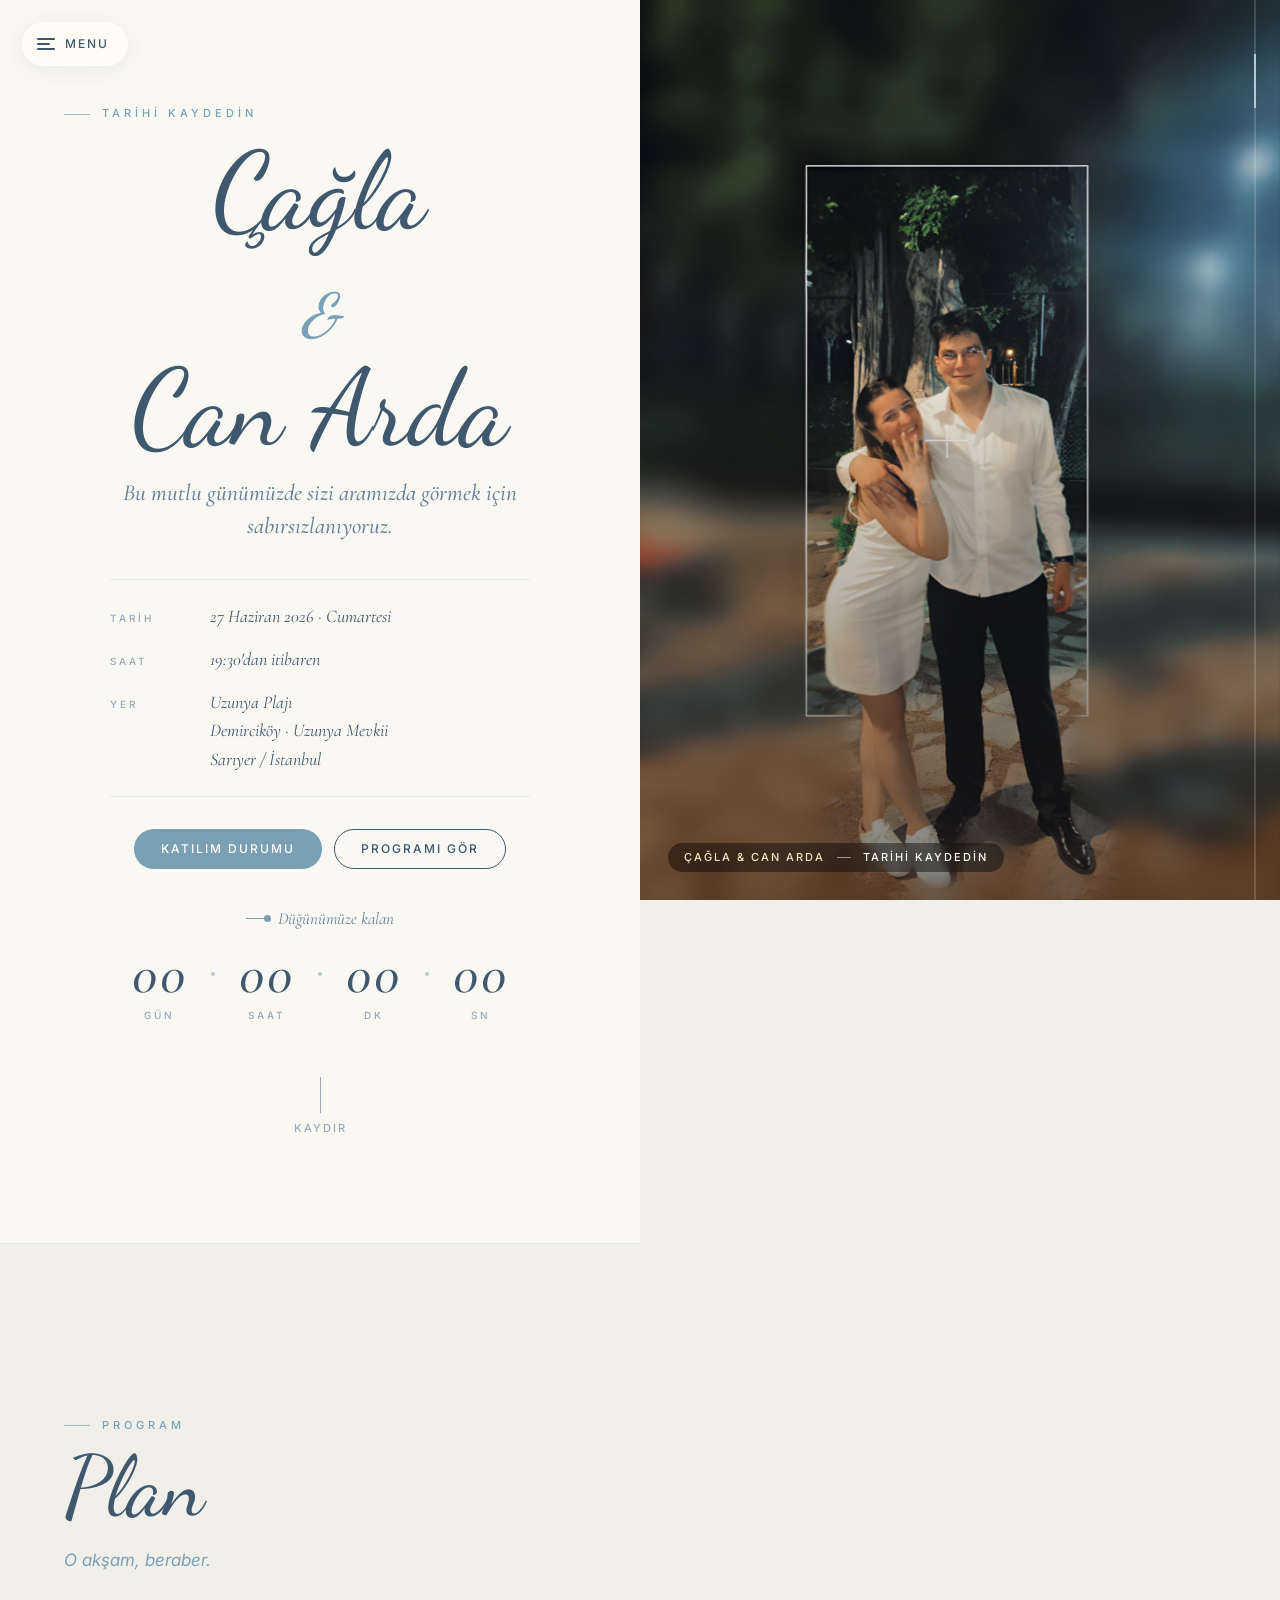
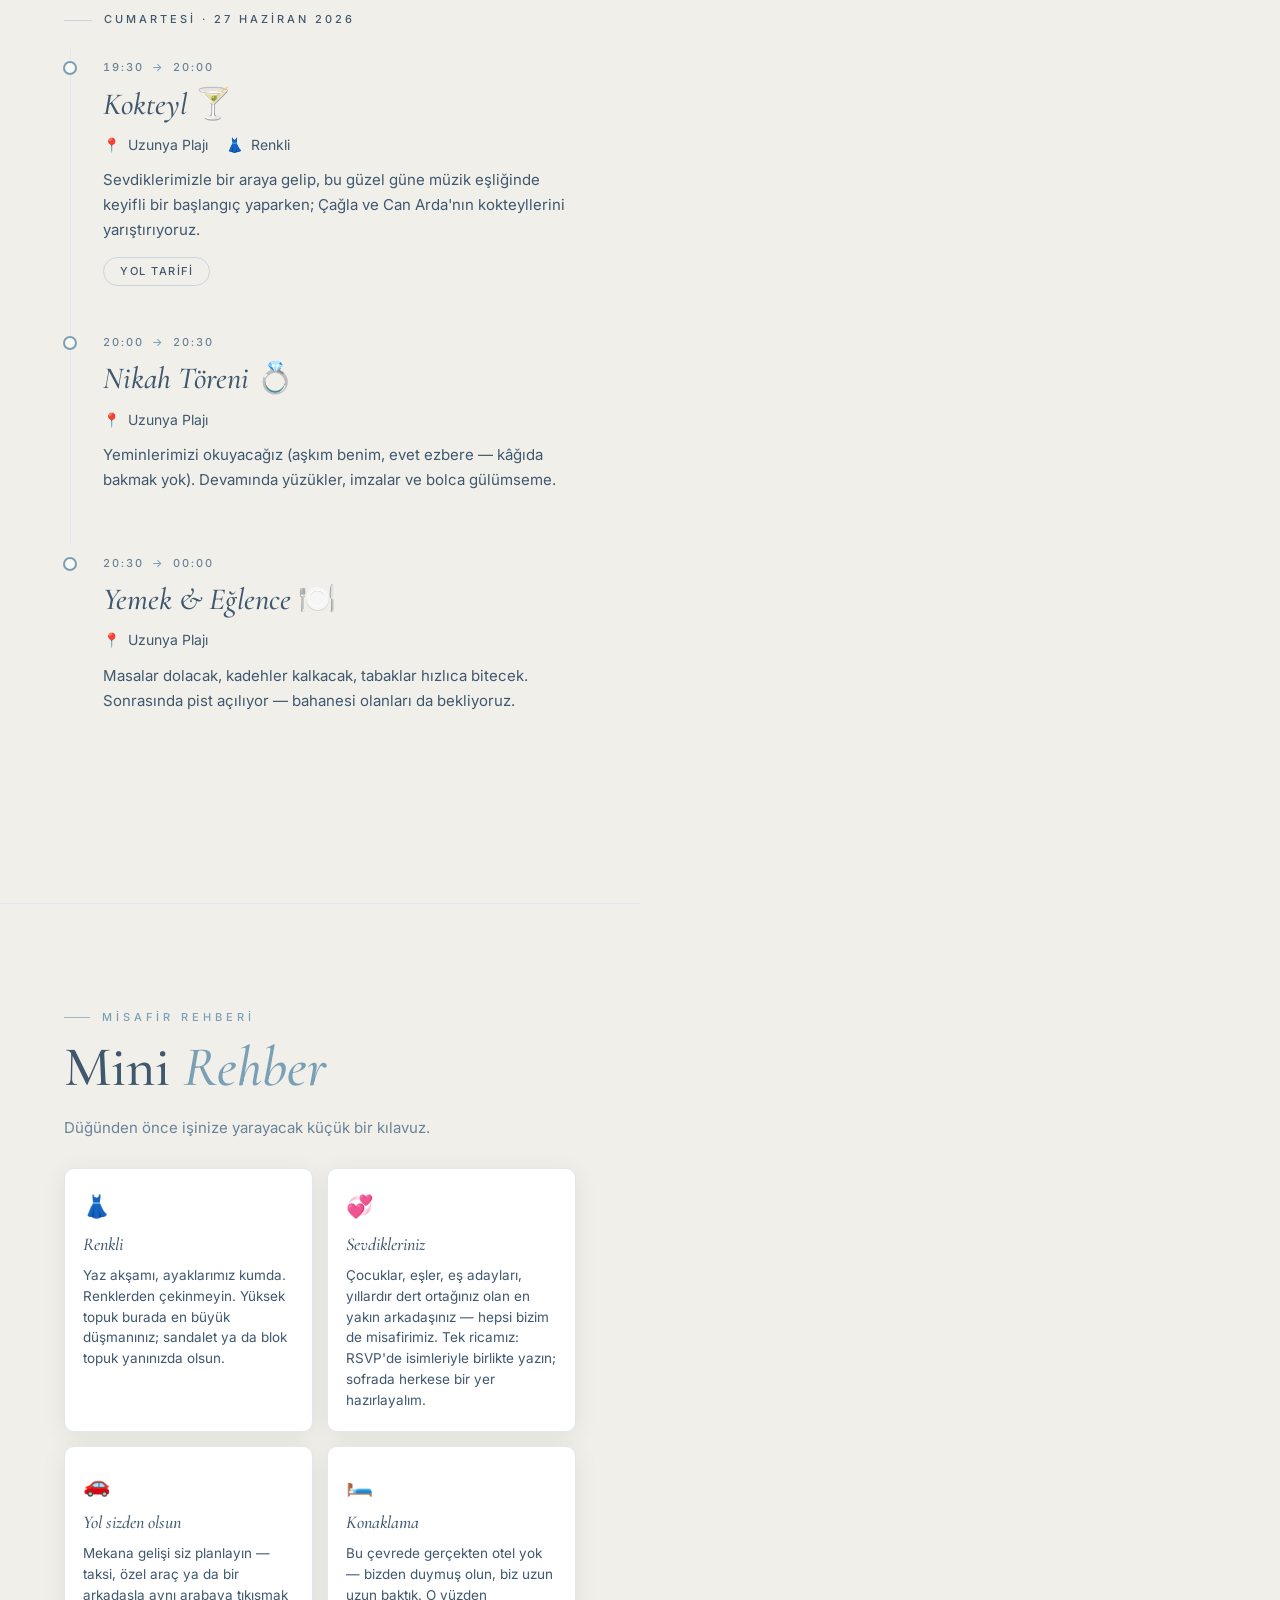
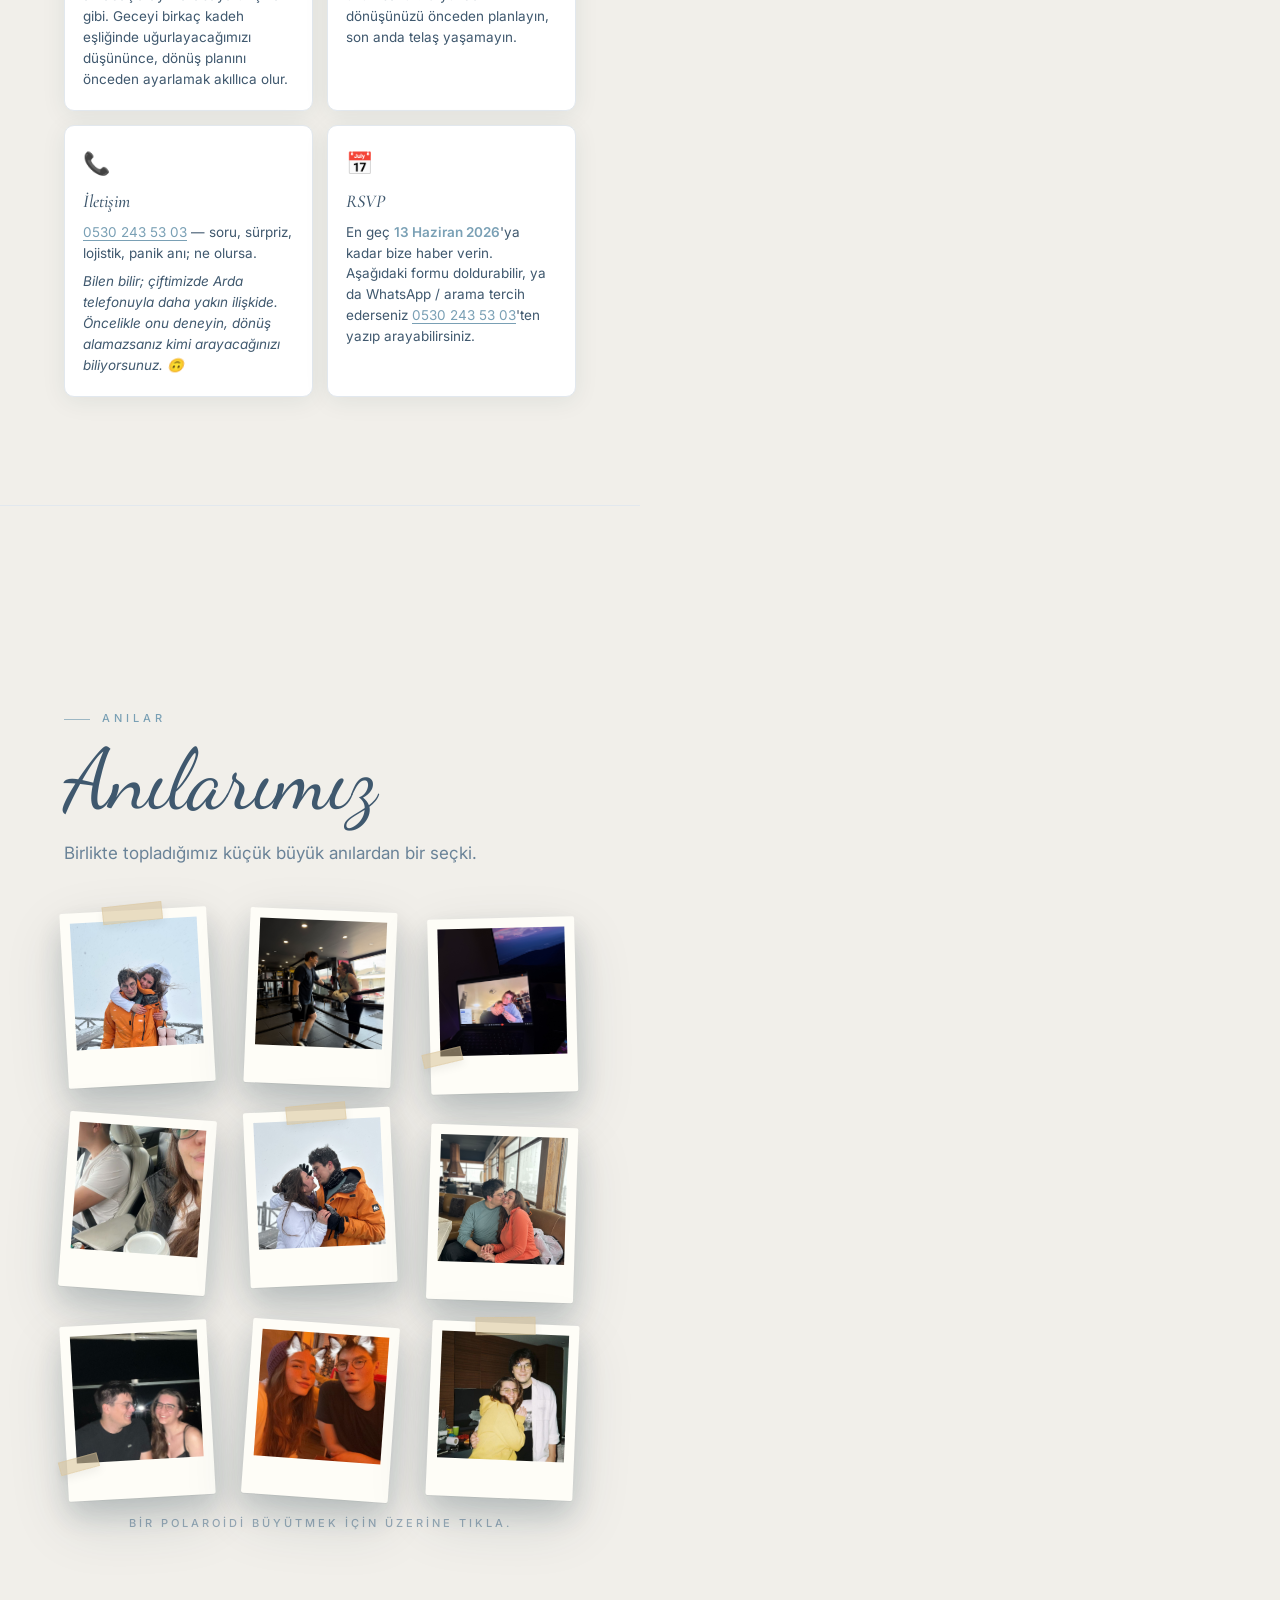
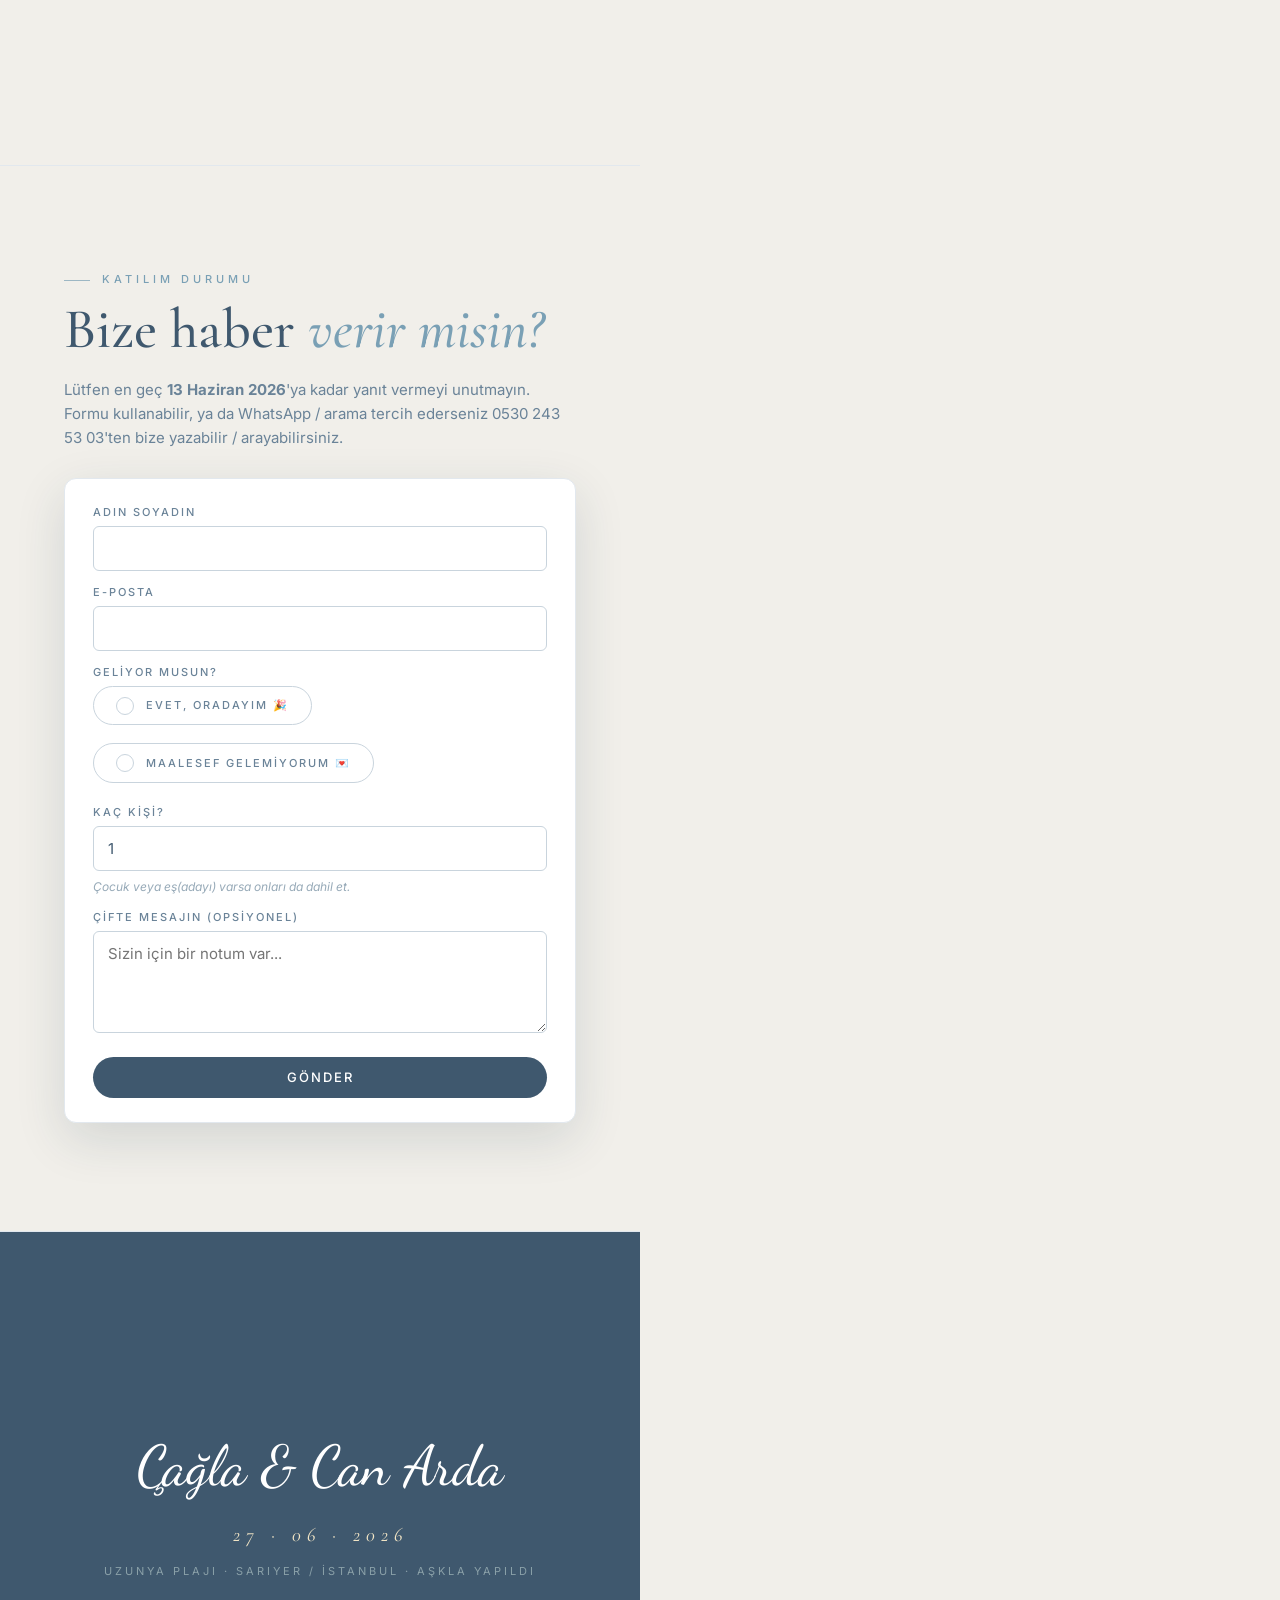
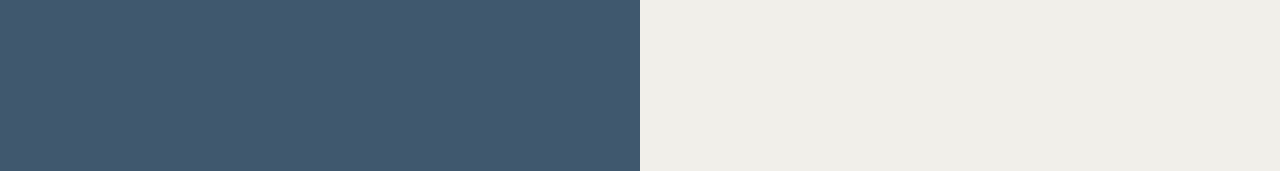
<file: index.html>
<!doctype html>
<html lang="tr">
<head>
<meta charset="utf-8" />
<meta name="viewport" content="width=device-width,initial-scale=1,viewport-fit=cover" />
<title>Çağla &amp; Can Arda — 27 Haziran 2026</title>
<meta name="description" content="Çağla &amp; Can Arda'nın düğün davetiyesi — 27 Haziran 2026, Uzunya Plajı, Sarıyer / İstanbul." />

<!-- Open Graph (WhatsApp / Facebook / iMessage link preview) -->
<meta property="og:type" content="website" />
<meta property="og:url" content="https://caglaveardaevleniyor.com/" />
<meta property="og:title" content="Çağla &amp; Can Arda — 27 Haziran 2026" />
<meta property="og:description" content="Düğün davetiyemiz — 27 Haziran 2026, Uzunya Plajı, Sarıyer / İstanbul. Katılım durumunuzu bildirmeyi unutmayın 💌" />
<meta property="og:image" content="https://caglaveardaevleniyor.com/image/og-image.jpg" />
<meta property="og:image:width" content="900" />
<meta property="og:image:height" content="1200" />
<meta property="og:locale" content="tr_TR" />

<!-- Twitter card (also used by some apps) -->
<meta name="twitter:card" content="summary_large_image" />
<meta name="twitter:title" content="Çağla &amp; Can Arda — 27 Haziran 2026" />
<meta name="twitter:description" content="Düğün davetiyemiz — 27 Haziran 2026, Uzunya Plajı, Sarıyer / İstanbul." />
<meta name="twitter:image" content="https://caglaveardaevleniyor.com/image/og-image.jpg" />

<link rel="preconnect" href="https://fonts.googleapis.com" />
<link rel="preconnect" href="https://fonts.gstatic.com" crossorigin />
<link href="https://fonts.googleapis.com/css2?family=Dancing+Script:wght@400;600;700&family=Cormorant+Garamond:ital,wght@0,400;0,500;0,600;1,400;1,500&family=Inter:wght@300;400;500;600&display=swap" rel="stylesheet" />
<link rel="stylesheet" href="styles.css" />
<script>
  // Theme bootstrap — runs before first paint to avoid flash.
  // URL ?theme=… always applies; only the top-level page (not iframes)
  // persists to localStorage so previews don't overwrite the saved choice.
  (function () {
    try {
      var p = new URLSearchParams(location.search).get("theme");
      var inIframe = window.self !== window.top;
      if (p !== null) {
        document.documentElement.dataset.theme = p;
        if (!inIframe) {
          if (p) localStorage.setItem("theme", p);
          else   localStorage.removeItem("theme");
        }
        return;
      }
      var s = localStorage.getItem("theme");
      if (s) document.documentElement.dataset.theme = s;
    } catch (e) {}
  })();
</script>
</head>
<body>

<!-- Floating menu pill -->
<button id="menuBtn" class="menu-pill" type="button" aria-label="Menüyü aç" onclick="toggleMenu()">
  <span class="bars"><i></i><i></i><i></i></span>
  <span class="lbl">MENU</span>
</button>

<!-- Bottom ribbon -->
<div class="ribbon" aria-hidden="false">
  <span class="ribbon-date">27 Haziran 2026</span>
  <span class="ribbon-dot">·</span>
  <span class="ribbon-place">Uzunya Plajı</span>
  <a class="ribbon-cta" href="#rsvpForm">Katılım Durumu</a>
</div>

<!-- Mobile drawer -->
<nav id="drawer" class="drawer" hidden>
  <button class="drawer-x" type="button" aria-label="Kapat" onclick="toggleMenu()">×</button>
  <ul>
    <li><a href="#s-hero"     onclick="toggleMenu()">Ana Sayfa</a></li>
    <li><a href="#s-schedule" onclick="toggleMenu()">Program</a></li>
    <li><a href="#s-info"     onclick="toggleMenu()">Bilgi</a></li>
    <li><a href="#s-memories" onclick="toggleMenu()">Anılar</a></li>
    <li><a href="#rsvpForm"     onclick="toggleMenu()">Katılım</a></li>
  </ul>
</nav>

<!-- =====================================================
     RAIL LAYOUT  — left scrolls, right is sticky media
===================================================== -->
<main class="rail">

  <!-- ============== LEFT (scrolling content) ============== -->
  <div class="rail-content">

    <!-- HERO -->
    <section class="scene scene-hero" id="s-hero" data-img="image/IMG_1219.JPG">
      <img class="m-only" src="image/IMG_1219.JPG" alt="" loading="eager" />
      <div class="scene-inner">
        <p class="eyebrow">TARİHİ KAYDEDİN</p>
        <h1 class="hero-name">
          <span class="n1">Çağla</span>
          <span class="amp" aria-hidden="true">&amp;</span>
          <span class="n2">Can&nbsp;Arda</span>
        </h1>
        <p class="hero-tag">Bu mutlu günümüzde sizi aramızda görmek için sabırsızlanıyoruz.</p>

        <dl class="kv">
          <div><dt>Tarih</dt><dd>27 Haziran 2026 · Cumartesi</dd></div>
          <div><dt>Saat</dt><dd>19:30'dan itibaren</dd></div>
          <div><dt>Yer</dt><dd>Uzunya Plajı<br/>Demirciköy · Uzunya Mevkii<br/>Sarıyer / İstanbul</dd></div>
        </dl>

        <div class="cta-row">
          <a class="btn btn-primary" href="#rsvpForm">Katılım Durumu</a>
          <a class="btn btn-ghost" href="#s-schedule">Programı Gör</a>
        </div>

        <div class="countdown" id="countdown" aria-label="Düğüne kalan süre">
          <p class="cd-lead"><span class="cd-leaf" aria-hidden="true">❦</span> Düğünümüze kalan</p>
          <div class="cd-row">
            <div class="cd-unit"><span class="cd-n" data-k="d">—</span><span class="cd-l">gün</span></div>
            <span class="cd-dot" aria-hidden="true"></span>
            <div class="cd-unit"><span class="cd-n" data-k="h">—</span><span class="cd-l">saat</span></div>
            <span class="cd-dot" aria-hidden="true"></span>
            <div class="cd-unit"><span class="cd-n" data-k="m">—</span><span class="cd-l">dk</span></div>
            <span class="cd-dot" aria-hidden="true"></span>
            <div class="cd-unit"><span class="cd-n" data-k="s">—</span><span class="cd-l">sn</span></div>
          </div>
        </div>

        <button class="scroll-hint" type="button" onclick="document.getElementById('s-schedule').scrollIntoView({behavior:'smooth'})">
          <span class="sh-line"></span>
          <span class="sh-lbl">Kaydır</span>
        </button>
      </div>
    </section>

    <!-- SCHEDULE: opening + sub-anchors per event -->
    <section class="scene scene-tall" id="s-schedule" data-img="image/IMG_6190 2.jpg">
      <img class="m-only" src="image/IMG_6190 2.jpg" alt="" loading="lazy" />
      <div class="scene-inner">
        <p class="eyebrow">PROGRAM</p>
        <h2 class="h2 script">Plan</h2>
        <p class="lede"><em>O akşam, beraber.</em></p>

        <h3 class="day">CUMARTESİ · 27 HAZİRAN 2026</h3>
        <div class="timeline">

          <article class="ev anchor" data-img="image/IMG_6190 2.jpg">
            <span class="dot"></span>
            <div class="ev-time"><span>19:30</span><span class="t-arrow">→</span><span>20:00</span></div>
            <h4 class="ev-title">Kokteyl <span class="emoji">🍸</span></h4>
            <ul class="ev-meta">
              <li><span class="ic">📍</span> Uzunya Plajı</li>
              <li><span class="ic">👗</span> Renkli</li>
            </ul>
            <p class="ev-desc">Sevdiklerimizle bir araya gelip, bu güzel güne müzik eşliğinde keyifli bir başlangıç yaparken; Çağla ve Can Arda'nın kokteyllerini yarıştırıyoruz.</p>
            <div class="ev-actions">
              <a target="_blank" rel="noopener" href="https://www.google.com/maps/dir/?api=1&destination=Uzunya+Plaj%C4%B1+Demirci+Sar%C4%B1yer">Yol Tarifi</a>
            </div>
          </article>

          <article class="ev anchor" data-img="image/IMG_6190 2.jpg">
            <span class="dot"></span>
            <div class="ev-time"><span>20:00</span><span class="t-arrow">→</span><span>20:30</span></div>
            <h4 class="ev-title">Nikah Töreni <span class="emoji">💍</span></h4>
            <ul class="ev-meta"><li><span class="ic">📍</span> Uzunya Plajı</li></ul>
            <p class="ev-desc">Yeminlerimizi okuyacağız (aşkım benim, evet ezbere — kâğıda bakmak yok). Devamında yüzükler, imzalar ve bolca gülümseme.</p>
          </article>

          <article class="ev anchor" data-img="image/IMG_0151 2.jpg">
            <span class="dot"></span>
            <div class="ev-time"><span>20:30</span><span class="t-arrow">→</span><span>00:00</span></div>
            <h4 class="ev-title">Yemek &amp; Eğlence <span class="emoji">🍽️</span></h4>
            <ul class="ev-meta"><li><span class="ic">📍</span> Uzunya Plajı</li></ul>
            <p class="ev-desc">Masalar dolacak, kadehler kalkacak, tabaklar hızlıca bitecek. Sonrasında pist açılıyor — bahanesi olanları da bekliyoruz.</p>
          </article>
        </div>

      </div>
    </section>

    <!-- INFO -->
    <section class="scene" id="s-info" data-img="image/WhatsApp Image 2026-05-18 at 21.34.35.jpeg">
      <img class="m-only" src="image/WhatsApp Image 2026-05-18 at 21.34.35.jpeg" alt="" loading="lazy" />
      <div class="scene-inner">
        <p class="eyebrow">MİSAFİR REHBERİ</p>
        <h2 class="h2">Mini <em>Rehber</em></h2>
        <p class="lede small">Düğünden önce işinize yarayacak küçük bir kılavuz.</p>

        <div class="mini-grid">
          <div class="mini">
            <span class="mini-ic">👗</span><h3>Renkli</h3>
            <p>Yaz akşamı, ayaklarımız kumda. Renklerden çekinmeyin. Yüksek topuk burada en büyük düşmanınız; sandalet ya da blok topuk yanınızda olsun.</p>
          </div>
          <div class="mini">
            <span class="mini-ic">💞</span><h3>Sevdikleriniz</h3>
            <p>Çocuklar, eşler, eş adayları, yıllardır dert ortağınız olan en yakın arkadaşınız — hepsi bizim de misafirimiz. Tek ricamız: RSVP'de isimleriyle birlikte yazın; sofrada herkese bir yer hazırlayalım.</p>
          </div>
          <div class="mini">
            <span class="mini-ic">🚗</span><h3>Yol sizden olsun</h3>
            <p>Mekana gelişi siz planlayın — taksi, özel araç ya da bir arkadaşla aynı arabaya tıkışmak gibi. Geceyi birkaç kadeh eşliğinde uğurlayacağımızı düşününce, dönüş planını önceden ayarlamak akıllıca olur.</p>
          </div>
          <div class="mini">
            <span class="mini-ic">🛏️</span><h3>Konaklama</h3>
            <p>Bu çevrede gerçekten otel yok — bizden duymuş olun, biz uzun uzun baktık. O yüzden dönüşünüzü önceden planlayın, son anda telaş yaşamayın.</p>
          </div>
          <div class="mini">
            <span class="mini-ic">📞</span><h3>İletişim</h3>
            <p><a href="tel:+905302435303">0530 243 53 03</a> — soru, sürpriz, lojistik, panik anı; ne olursa.</p>
            <p class="mini-note">Bilen bilir; çiftimizde Arda telefonuyla daha yakın ilişkide. Öncelikle onu deneyin, dönüş alamazsanız kimi arayacağınızı biliyorsunuz. 🙃</p>
          </div>
          <div class="mini">
            <span class="mini-ic">📅</span><h3>RSVP</h3>
            <p>En geç <strong>13 Haziran 2026</strong>'ya kadar bize haber verin. Aşağıdaki formu doldurabilir, ya da WhatsApp / arama tercih ederseniz <a href="tel:+905302435303">0530 243 53 03</a>'ten yazıp arayabilirsiniz.</p>
          </div>
        </div>
      </div>
    </section>

    <!-- MEMORIES — polaroid wall (photos only) -->
    <section class="scene scene-tall scene-memories" id="s-memories" data-img="image/IMG_4050.jpg">
      <div class="scene-inner wide">
        <p class="eyebrow">ANILAR</p>
        <h2 class="h2 script">Anılarımız</h2>
        <p class="lede">Birlikte topladığımız küçük büyük anılardan bir seçki.</p>

        <div class="polaroids">
          <button type="button" class="polaroid p-tilt-a anchor" data-img="image/IMG_4050.jpg" aria-label="Anı 01">
            <span class="p-frame"><img src="image/IMG_4050.jpg" alt="" loading="lazy" /></span>
            <span class="p-tape" aria-hidden="true"></span>
          </button>
          <button type="button" class="polaroid p-tilt-b anchor" data-img="image/IMG_1013.jpg" aria-label="Anı 02">
            <span class="p-frame"><img src="image/IMG_1013.jpg" alt="" loading="lazy" /></span>
          </button>
          <button type="button" class="polaroid p-tilt-c anchor" data-img="image/IMG_1608.jpg" aria-label="Anı 03">
            <span class="p-frame"><img src="image/IMG_1608.jpg" alt="" loading="lazy" /></span>
            <span class="p-tape p-tape-2" aria-hidden="true"></span>
          </button>
          <button type="button" class="polaroid p-tilt-d anchor" data-img="image/WhatsApp Image 2026-05-18 at 21.32.07.jpeg" aria-label="Anı 04">
            <span class="p-frame"><img src="image/WhatsApp Image 2026-05-18 at 21.32.07.jpeg" alt="" loading="lazy" /></span>
          </button>
          <button type="button" class="polaroid p-tilt-e anchor" data-img="image/IMG_4042 2.jpg" aria-label="Anı 05">
            <span class="p-frame"><img src="image/IMG_4042 2.jpg" alt="" loading="lazy" /></span>
            <span class="p-tape" aria-hidden="true"></span>
          </button>
          <button type="button" class="polaroid p-tilt-f anchor" data-img="image/IMG_3970.jpg" aria-label="Anı 06">
            <span class="p-frame"><img src="image/IMG_3970.jpg" alt="" loading="lazy" /></span>
          </button>
          <button type="button" class="polaroid p-tilt-a anchor" data-img="image/IMG_5023 2.jpg" aria-label="Anı 07">
            <span class="p-frame"><img src="image/IMG_5023 2.jpg" alt="" loading="lazy" /></span>
            <span class="p-tape p-tape-2" aria-hidden="true"></span>
          </button>
          <button type="button" class="polaroid p-tilt-d anchor" data-img="image/WhatsApp Image 2026-05-18 at 21.35.48.jpeg" aria-label="Anı 08">
            <span class="p-frame"><img src="image/WhatsApp Image 2026-05-18 at 21.35.48.jpeg" alt="" loading="lazy" /></span>
          </button>
          <button type="button" class="polaroid p-tilt-b anchor" data-img="image/WhatsApp Image 2026-05-18 at 21.47.26.jpeg" aria-label="Anı 09">
            <span class="p-frame"><img src="image/WhatsApp Image 2026-05-18 at 21.47.26.jpeg" alt="" loading="lazy" /></span>
            <span class="p-tape" aria-hidden="true"></span>
          </button>
        </div>

        <p class="memo-note">Bir polaroidi büyütmek için üzerine tıkla.</p>
      </div>
    </section>

    <!-- RSVP -->
    <section class="scene" id="s-rsvp" data-img="image/IMG_1483.jpg">
      <img class="m-only" src="image/IMG_1483.jpg" alt="" loading="lazy" />
      <div class="scene-inner">
        <p class="eyebrow">KATILIM DURUMU</p>
        <h2 class="h2">Bize haber <em>verir misin?</em></h2>
        <p class="lede small">Lütfen en geç <strong>13 Haziran 2026</strong>'ya kadar yanıt vermeyi unutmayın. Formu kullanabilir, ya da WhatsApp / arama tercih ederseniz <a href="https://wa.me/905302435303" target="_blank" rel="noopener">0530 243 53 03</a>'ten bize yazabilir / arayabilirsiniz.</p>

        <form id="rsvpForm" class="rsvp-form" method="POST" action="https://script.google.com/macros/s/AKfycbzJWeQwZvek57xGbm2Tlp-MrV8BAb-0J1eAg9z9_UUEyT84TzjZDfZNo34kuVkoqc8h9Q/exec" novalidate>
          <div aria-hidden="true" style="position:absolute;left:-9999px;top:-9999px;height:0;width:0;overflow:hidden" tabindex="-1">
            <label>Website<input type="text" name="website" tabindex="-1" autocomplete="off" /></label>
            <input type="hidden" name="check" id="r-check" value="" />
          </div>
          <div class="field"><label for="r-name">Adın Soyadın</label>
            <input id="r-name" name="name" type="text" required autocomplete="name" /></div>
          <div class="field"><label for="r-email">E-posta</label>
            <input id="r-email" name="email" type="email" required autocomplete="email" /></div>
          <div class="field">
            <span class="label-as-legend">Geliyor musun?</span>
            <div class="radio-row">
              <label class="radio"><input type="radio" name="attending" value="yes" required /><span>Evet, oradayım 🎉</span></label>
              <label class="radio"><input type="radio" name="attending" value="no" /><span>Maalesef gelemiyorum 💌</span></label>
            </div>
          </div>
          <div class="field">
            <label for="r-count">Kaç kişi?</label>
            <input id="r-count" name="guests" type="number" min="1" max="6" value="1" inputmode="numeric" />
            <span class="field-hint">Çocuk veya eş(adayı) varsa onları da dahil et.</span>
          </div>
          <div class="field" id="guestNamesField" hidden>
            <span class="label-as-legend">Diğer misafirlerin isimleri</span>
            <div class="guest-inputs" id="guestInputs"></div>
          </div>
          <div class="field"><label for="r-msg">Çifte mesajın (opsiyonel)</label>
            <textarea id="r-msg" name="message" rows="4" placeholder="Sizin için bir notum var..."></textarea></div>
          <button class="submit" type="submit">Gönder</button>
          <p class="form-note" id="formNote" hidden></p>
        </form>
      </div>
    </section>

    <!-- Footer scene -->
    <section class="scene scene-foot" id="s-foot" data-img="image/IMG_1483.jpg">
      <div class="scene-inner foot-inner">
        <p class="foot-script">Çağla &amp; Can Arda</p>
        <p class="foot-date">27 · 06 · 2026</p>
        <p class="foot-fine">Uzunya Plajı · Sarıyer / İstanbul · Aşkla yapıldı</p>
      </div>
    </section>

  </div>

  <!-- ============== RIGHT (sticky media) ============== -->
  <aside class="rail-media" aria-hidden="true">
    <div class="rail-sticky">
      <div class="ph-stage" id="phStage"></div>
      <div class="rail-veil"></div>
      <div class="rail-caption" id="railCaption">
        <span class="cap-tag">Çağla &amp; Can Arda</span>
        <span class="cap-sep"></span>
        <span class="cap-title" id="capTitle">Tarihi Kaydedin</span>
      </div>
      <div class="rail-progress" id="railProgress" aria-hidden="true"></div>
    </div>
  </aside>

</main>

<script src="script.js"></script>
</body>
</html>
</file>
<file: styles.css>
/* ====== Tokens — default = Deniz Köpüğü (Sea Foam) ====== */
:root{
  --cream:       #F1EFEA;
  --cream-soft:  #FAF8F2;
  --paper:       #FFFFFF;
  --ink:         #3F586E;
  --ink-soft:    #6A8398;
  --ink-fade:    #97AAB8;
  --rule:        #C9D4DD;
  --rule-soft:   #E2E8EE;
  --accent:      #7AA0B5;
  --accent-hov:  #557E94;
  --accent-tint: rgba(122, 160, 181, 0.12);
  --accent-ring: rgba(122, 160, 181, 0.24);
  --gold:        #B5C8D5;
}

/* Olive — the previous default, kept as an opt-in alternative */
:root[data-theme="olive"]{
  --cream:       #F5EFE3;
  --cream-soft:  #FBF6EB;
  --paper:       #FFFDF7;
  --ink:         #1F3A44;
  --ink-soft:    #4F6B73;
  --ink-fade:    #7A8B91;
  --rule:        #D8C9A8;
  --rule-soft:   #ECDFC2;
  --accent:      #6E7F5C;
  --accent-hov:  #58684A;
  --accent-tint: rgba(110, 127, 92, 0.10);
  --accent-ring: rgba(110, 127, 92, 0.18);
  --gold:        #B8965B;
}

/* ============================================================
   ALTERNATE THEMES — apply via <html data-theme="...">
   Loaded from ?theme=name or localStorage.
============================================================ */
:root[data-theme="coastal"]{
  --cream:       #F5EFEB;
  --cream-soft:  #FBF7F2;
  --paper:       #FFFDF7;
  --ink:         #2F4156;
  --ink-soft:    #567C8D;
  --ink-fade:    #7B9AAA;
  --rule:        #B5C9D7;
  --rule-soft:   #DCE7EF;
  --accent:      #567C8D;
  --accent-hov:  #2F4156;
  --accent-tint: rgba(86, 124, 141, 0.10);
  --accent-ring: rgba(86, 124, 141, 0.20);
  --gold:        #94A9B4;
}
:root[data-theme="sand"]{
  --cream:       #DBD5D2;
  --cream-soft:  #E3E5E8;
  --paper:       #F2EEEA;
  --ink:         #3F4A47;
  --ink-soft:    #6E7C78;
  --ink-fade:    #9DA8A4;
  --rule:        #C6CFCF;
  --rule-soft:   #D8DEDC;
  --accent:      #6E7C78;
  --accent-hov:  #4F5A57;
  --accent-tint: rgba(110, 124, 120, 0.12);
  --accent-ring: rgba(110, 124, 120, 0.22);
  --gold:        #D6C7BD;
}
:root[data-theme="reveal"]{
  --cream:       #F4ECDB;
  --cream-soft:  #FAF3E4;
  --paper:       #FFFDF6;
  --ink:         #1F4A4D;
  --ink-soft:    #3E6B6D;
  --ink-fade:    #6E9395;
  --rule:        #D9B97D;
  --rule-soft:   #E8D7B5;
  --accent:      #2E6E72;
  --accent-hov:  #1F4A4D;
  --accent-tint: rgba(46, 110, 114, 0.10);
  --accent-ring: rgba(46, 110, 114, 0.20);
  --gold:        #C9A672;
}
:root[data-theme="citrus"]{
  --cream:       #FBF7EE;
  --cream-soft:  #F4EDDB;
  --paper:       #FFFDF6;
  --ink:         #3D1B2A;
  --ink-soft:    #6B3B4E;
  --ink-fade:    #94707D;
  --rule:        #E6CFB5;
  --rule-soft:   #ECE2C6;
  --accent:      #B81A4D;
  --accent-hov:  #8E1239;
  --accent-tint: rgba(184, 26, 77, 0.10);
  --accent-ring: rgba(184, 26, 77, 0.20);
  --gold:        #F0A934;
}

/* ---- Citrus & Berry variants ---------------------------- */

/* Limonata — yellow / amber forward, sunny */
:root[data-theme="lemon"]{
  --cream:       #FEF6DA;
  --cream-soft:  #FBEFC2;
  --paper:       #FFFDF1;
  --ink:         #2E1F0A;
  --ink-soft:    #5C4519;
  --ink-fade:    #8F753C;
  --rule:        #F0D286;
  --rule-soft:   #F7E6B5;
  --accent:      #B86A0A;
  --accent-hov:  #864D03;
  --accent-tint: rgba(184, 106, 10, 0.12);
  --accent-ring: rgba(184, 106, 10, 0.22);
  --gold:        #F0A934;
}

/* Greyfurt — pink grapefruit, romantic */
:root[data-theme="grapefruit"]{
  --cream:       #FFF1E8;
  --cream-soft:  #FCE2D6;
  --paper:       #FFFAF6;
  --ink:         #4A1A2D;
  --ink-soft:    #7A3A52;
  --ink-fade:    #A56F84;
  --rule:        #F0BFB5;
  --rule-soft:   #F8D9CF;
  --accent:      #A04266;
  --accent-hov:  #7A2D4C;
  --accent-tint: rgba(160, 66, 102, 0.10);
  --accent-ring: rgba(160, 66, 102, 0.20);
  --gold:        #F0A934;
}

/* Lime Spritz — green-forward, garden party */
:root[data-theme="lime"]{
  --cream:       #FAF6E0;
  --cream-soft:  #F2EBC3;
  --paper:       #FFFDF2;
  --ink:         #2C3614;
  --ink-soft:    #4F5C22;
  --ink-fade:    #7E8B4F;
  --rule:        #C8D182;
  --rule-soft:   #DCE2A6;
  --accent:      #5C6E1A;
  --accent-hov:  #3D4910;
  --accent-tint: rgba(92, 110, 26, 0.10);
  --accent-ring: rgba(92, 110, 26, 0.22);
  --gold:        #F0A934;
}

/* Pop Mix — full citrus rainbow on cream, raspberry accent */
:root[data-theme="pop"]{
  --cream:       #FBF1DA;
  --cream-soft:  #F8E4B6;
  --paper:       #FFFDF6;
  --ink:         #3D1B2A;
  --ink-soft:    #6B3B4E;
  --ink-fade:    #94707D;
  --rule:        #A9B53D;
  --rule-soft:   #D6DC92;
  --accent:      #C8163F;
  --accent-hov:  #9E0E2F;
  --accent-tint: rgba(200, 22, 63, 0.10);
  --accent-ring: rgba(200, 22, 63, 0.22);
  --gold:        #F0A934;
}

/* ---- New palette inspirations -------------------------- */

/* Palm Springs — hot pink + sage + peach, letterpress wedding */
:root[data-theme="palmsprings"]{
  --cream:       #F4ECDD;
  --cream-soft:  #F8E1D6;
  --paper:       #FFFDF5;
  --ink:         #2C1F1F;
  --ink-soft:    #553D3D;
  --ink-fade:    #8A7373;
  --rule:        #B5D4B0;
  --rule-soft:   #D7E7D4;
  --accent:      #C2306A;
  --accent-hov:  #9A2553;
  --accent-tint: rgba(194, 48, 106, 0.10);
  --accent-ring: rgba(194, 48, 106, 0.22);
  --gold:        #6B8E6E;
}

/* Pastel Garden — sage + dusty blue + butter + dusty rose */
:root[data-theme="pastel"]{
  --cream:       #F7F0E4;
  --cream-soft:  #ECDFCB;
  --paper:       #FFFDF6;
  --ink:         #3D4A3A;
  --ink-soft:    #6E7C66;
  --ink-fade:    #98A18F;
  --rule:        #ADC0D0;
  --rule-soft:   #D2DBDE;
  --accent:      #B07A82;
  --accent-hov:  #8A5C64;
  --accent-tint: rgba(176, 122, 130, 0.12);
  --accent-ring: rgba(176, 122, 130, 0.22);
  --gold:        #E0C76A;
}

/* Provence — royal blue + lemon + olive, lemons-and-olives */
:root[data-theme="provence"]{
  --cream:       #F4EFE5;
  --cream-soft:  #ECE2CD;
  --paper:       #FFFDF6;
  --ink:         #1F2D55;
  --ink-soft:    #3F4F84;
  --ink-fade:    #7888AE;
  --rule:        #C8C188;
  --rule-soft:   #DCD7AB;
  --accent:      #2C4FA1;
  --accent-hov:  #1F3A7D;
  --accent-tint: rgba(44, 79, 161, 0.10);
  --accent-ring: rgba(44, 79, 161, 0.22);
  --gold:        #E5BE3F;
}

/* Terracotta — coral + tan + ivory, sun-baked letterpress */
:root[data-theme="terracotta"]{
  --cream:       #F0E6D2;
  --cream-soft:  #E8DCC0;
  --paper:       #FBF5E8;
  --ink:         #3D2418;
  --ink-soft:    #6E4836;
  --ink-fade:    #9A7860;
  --rule:        #D8B375;
  --rule-soft:   #E6CFA0;
  --accent:      #C9523E;
  --accent-hov:  #A03929;
  --accent-tint: rgba(201, 82, 62, 0.10);
  --accent-ring: rgba(201, 82, 62, 0.22);
  --gold:        #BE8C57;
}

/* ---- Coastal variations -------------------------------- */

/* Deep Sea — darker, more saturated, dramatic */
:root[data-theme="coastal-deep"]{
  --cream:       #EDE5DC;
  --cream-soft:  #F4ECE3;
  --paper:       #FFFCF5;
  --ink:         #14253A;
  --ink-soft:    #3D5872;
  --ink-fade:    #6E84A0;
  --rule:        #95B0C4;
  --rule-soft:   #C8D5E2;
  --accent:      #3A6275;
  --accent-hov:  #1F4659;
  --accent-tint: rgba(58, 98, 117, 0.12);
  --accent-ring: rgba(58, 98, 117, 0.24);
  --gold:        #88A0AE;
}

/* Sea Foam — airy, paler, breezy */
:root[data-theme="coastal-soft"]{
  --cream:       #F1EFEA;
  --cream-soft:  #FAF8F2;
  --paper:       #FFFFFF;
  --ink:         #3F586E;
  --ink-soft:    #6A8398;
  --ink-fade:    #97AAB8;
  --rule:        #C9D4DD;
  --rule-soft:   #E2E8EE;
  --accent:      #7AA0B5;
  --accent-hov:  #557E94;
  --accent-tint: rgba(122, 160, 181, 0.12);
  --accent-ring: rgba(122, 160, 181, 0.24);
  --gold:        #B5C8D5;
}

/* Sunset Coast — navy with warm coral, golden hour by the sea */
:root[data-theme="coastal-warm"]{
  --cream:       #F5EBE0;
  --cream-soft:  #FBF1E5;
  --paper:       #FFFDF8;
  --ink:         #2F4156;
  --ink-soft:    #5A7286;
  --ink-fade:    #8499A8;
  --rule:        #E5C5A6;
  --rule-soft:   #F0D9BD;
  --accent:      #C97864;
  --accent-hov:  #A05A47;
  --accent-tint: rgba(201, 120, 100, 0.10);
  --accent-ring: rgba(201, 120, 100, 0.22);
  --gold:        #D8A77E;
}

/* Storm — moody slate, cool greys, after-rain */
:root[data-theme="coastal-storm"]{
  --cream:       #E1E4E7;
  --cream-soft:  #EAECEF;
  --paper:       #F6F7F9;
  --ink:         #283341;
  --ink-soft:    #4D5C6A;
  --ink-fade:    #7B8794;
  --rule:        #B0BAC4;
  --rule-soft:   #CFD6DD;
  --accent:      #4A6275;
  --accent-hov:  #2F4459;
  --accent-tint: rgba(74, 98, 117, 0.10);
  --accent-ring: rgba(74, 98, 117, 0.22);
  --gold:        #8FA0AE;
}

/* Structural tokens — type, spacing, shadows. Theme-agnostic. */
:root{
  --script: "Dancing Script", cursive;
  --serif:  "Cormorant Garamond", Georgia, serif;
  --sans:   "Inter", -apple-system, BlinkMacSystemFont, "Segoe UI", Arial, sans-serif;

  --pad-x: clamp(28px, 5vw, 80px);
  --shadow-1: 0 4px 24px rgba(31, 58, 68, 0.08);
  --shadow-2: 0 16px 50px rgba(31, 58, 68, 0.14);

  --rail-left: 1fr;
  --rail-right: 1fr;
}

*{ box-sizing: border-box; }
html, body{ margin:0; padding:0; }
html{ scroll-behavior: smooth; }
body{
  font-family: var(--sans);
  background: var(--cream);
  color: var(--ink);
  font-size: 16px;
  line-height: 1.6;
  -webkit-font-smoothing: antialiased;
}
img{ display:block; max-width:100%; height:auto; image-orientation: from-image; }
a{ color: inherit; text-decoration: none; }
em{ font-style: italic; color: var(--accent); }

/* ===== Floating menu pill ===== */
.menu-pill{
  position: fixed;
  top: 22px; left: 22px;
  z-index: 50;
  display: inline-flex; align-items: center; gap: 10px;
  height: 44px;
  padding: 0 18px 0 14px;
  border-radius: 999px;
  border: 1px solid rgba(255, 253, 247, 0.9);
  background: rgba(255, 253, 247, 0.85);
  color: var(--ink);
  box-shadow: var(--shadow-1);
  backdrop-filter: blur(10px);
  -webkit-backdrop-filter: blur(10px);
  font: 500 12px/1 var(--sans);
  letter-spacing: 2px;
  cursor: pointer;
  transition: background 200ms ease, transform 200ms ease;
}
.menu-pill:hover{ transform: translateY(-1px); }
.menu-pill .bars{ display:inline-flex; flex-direction:column; gap:3px; width:18px; }
.menu-pill .bars i{ height:2px; background: currentColor; border-radius:2px; display: block; }
.menu-pill .bars i:nth-child(2){ width: 70%; }

/* ===== Bottom ribbon ===== */
.ribbon{
  position: fixed;
  left: 50%; bottom: 18px;
  transform: translate(-50%, 80px);
  z-index: 40;
  display: inline-flex; align-items: center; gap: 16px;
  padding: 8px 8px 8px 22px;
  border-radius: 999px;
  background: var(--ink);
  color: var(--cream);
  font: 500 13px/1 var(--sans);
  border: 1px solid rgba(255,255,255,0.08);
  box-shadow: 0 18px 50px rgba(0,0,0,0.30), 0 2px 6px rgba(0,0,0,0.12);
  backdrop-filter: blur(10px);
  -webkit-backdrop-filter: blur(10px);
  opacity: 0;
  pointer-events: none;
  transition: transform 300ms ease, opacity 300ms ease;
}
.ribbon.show{ opacity: 1; transform: translate(-50%, 0); pointer-events: auto; }
.ribbon-dot{ color: var(--gold); opacity: 0.7; }
.ribbon-place{ color: var(--cream); opacity: 0.7; }
.ribbon-cta{
  display: inline-flex; align-items: center;
  padding: 12px 22px;
  border-radius: 999px;
  background: var(--cream);
  color: var(--ink);
  font-size: 12px;
  font-weight: 600;
  letter-spacing: 1.8px;
  text-transform: uppercase;
  box-shadow: 0 2px 0 rgba(0,0,0,0.06);
  transition: background 160ms ease, color 160ms ease, transform 160ms ease;
}
.ribbon-cta:hover{
  background: #fff;
  color: var(--ink);
  transform: translateY(-1px);
}
@media (max-width: 640px){
  .ribbon{ left: 12px; right: 12px; bottom: 12px; transform: translate(0, 80px); justify-content: space-between; padding-left: 18px; }
  .ribbon.show{ transform: translate(0,0); }
  .ribbon-place, .ribbon-dot{ display: none; }
}

/* ===== Drawer ===== */
.drawer{
  position: fixed; inset: 0; z-index: 60;
  background: rgba(31, 58, 68, 0.96);
  backdrop-filter: blur(12px);
  -webkit-backdrop-filter: blur(12px);
  display: grid; place-items: center;
}
.drawer[hidden]{ display: none; }
.drawer ul{ list-style:none; padding:0; margin:0; text-align:center; }
.drawer li{ margin: 14px 0; }
.drawer a{ font-family: var(--script); font-size: 44px; color: #fff; }
.drawer a:hover{ color: var(--accent); }
.drawer-x{
  position: absolute; top: 22px; right: 26px;
  background: transparent; border: 0;
  font-size: 36px; color: #fff; cursor: pointer; line-height: 1;
}

/* ====== Rail layout ====== */
.rail{
  display: grid;
  grid-template-columns: var(--rail-left) var(--rail-right);
  align-items: start;
  position: relative;
}
.rail-content{
  /* Normal scrolling column */
}
.rail-media{
  /* Parent column for sticky child */
  height: 100%;
}
.rail-sticky{
  position: sticky;
  top: 0;
  height: 100vh;
  overflow: hidden;
  background: #1c1a16;
}
.ph-stage{ position: absolute; inset: 0; }
.ph{
  position: absolute; inset: 0;
  background-size: cover;
  background-position: center;
  opacity: 0;
  transform: scale(1.04);
  transition: opacity 900ms ease, transform 10000ms ease-out;
  will-change: opacity, transform;
}
.ph.is-on{ opacity: 1; transform: scale(1.0); }

.rail-veil{
  position: absolute; inset: 0;
  background:
    linear-gradient(180deg, rgba(0,0,0,0.10) 0%, rgba(0,0,0,0) 30%, rgba(0,0,0,0.50) 100%);
  pointer-events: none;
}

.rail-caption{
  position: absolute;
  left: 28px; bottom: 28px;
  z-index: 3;
  display: inline-flex; align-items: center; gap: 12px;
  padding: 9px 16px;
  border-radius: 999px;
  background: rgba(0,0,0,0.42);
  color: #fff;
  font: 500 11px/1 var(--sans);
  letter-spacing: 2px;
  text-transform: uppercase;
  backdrop-filter: blur(6px);
  -webkit-backdrop-filter: blur(6px);
}
.cap-tag{ color: #f3e6c6; }
.cap-sep{ display:inline-block; width: 14px; height: 1px; background: rgba(255,255,255,0.5); }
.cap-title{ transition: opacity 240ms ease; }

.rail-progress{
  position: absolute;
  right: 24px; top: 0; bottom: 0; width: 2px;
  background: rgba(255,255,255,0.16);
  z-index: 3;
}
.rail-progress::before{
  content: "";
  position: absolute; left: 0; right: 0;
  top: var(--p-top, 0);
  height: var(--p-h, 0);
  background: var(--gold);
  transition: top 200ms ease, height 200ms ease;
}

/* ===== Scenes (left side) ===== */
.scene{
  min-height: 100vh;
  padding: clamp(80px, 12vh, 140px) var(--pad-x);
  display: flex;
  align-items: center;
  background: var(--cream);
  position: relative;
}
.scene + .scene{ border-top: 1px solid var(--rule-soft); }
.scene-tall{ min-height: 140vh; }
.scene-hero{
  background: var(--cream-soft);
}
.scene-inner{
  width: 100%;
  max-width: 620px;
  margin: 0 auto;
}
/* Mobile-only inline imagery */
.m-only{ display: none; }

/* Eyebrow / Headings */
.eyebrow{
  margin: 0 0 14px;
  font: 500 11px/1 var(--sans);
  letter-spacing: 4px;
  color: var(--accent);
  text-transform: uppercase;
}
.eyebrow::before{
  content:""; display:inline-block;
  width: 26px; height: 1px;
  background: var(--accent);
  vertical-align: middle;
  margin-right: 12px;
  opacity: 0.7;
}
.h2{
  margin: 0 0 18px;
  font-family: var(--serif);
  font-weight: 500;
  font-size: clamp(34px, 4.4vw, 60px);
  color: var(--ink);
  line-height: 1.08;
}
.h2.script{
  font-family: var(--script);
  font-weight: 400;
  font-size: clamp(52px, 6.6vw, 96px);
  line-height: 1;
}
.lede{
  margin: 0 0 28px;
  max-width: 560px;
  color: var(--ink-soft);
  font-size: clamp(15px, 1.4vw, 17px);
}
.lede.small{ font-size: 15px; }

/* ===== Hero ===== */
.hero-name{
  margin: 24px 0 18px;
  font-family: var(--script);
  font-weight: 400;
  color: var(--ink);
  letter-spacing: 0.5px;
  display: grid;
  row-gap: 0;
  line-height: 0.92;
  text-align: center;
}
.hero-name .n1,
.hero-name .n2{
  display: block;
  font-size: clamp(64px, 8.4vw, 132px);
  padding-left: 0;
}
.hero-name .amp{
  display: block;
  justify-self: center;
  text-align: center;
  font-style: italic;
  font-weight: 600;
  color: var(--accent);
  font-size: clamp(40px, 4.6vw, 64px);
  line-height: 1;
  /* Visually balance: descenders of "ğ" in Çağla eat a lot of upper space,
     so we add generous top margin so the "&" sits truly between the names. */
  margin: 0.75em 0 0.25em;
}
.hero-tag{
  margin: 0 auto 36px;
  max-width: 520px;
  font-family: var(--serif);
  font-style: italic;
  font-weight: 500;
  font-size: clamp(20px, 1.8vw, 26px);
  line-height: 1.45;
  color: var(--ink-soft);
  text-align: center;
}
.kv{
  margin: 0 auto 32px;
  padding: 22px 0;
  border-top: 1px solid var(--rule-soft);
  border-bottom: 1px solid var(--rule-soft);
  display: grid; gap: 14px;
  max-width: 420px;
  width: 100%;
  text-align: left;
}
.kv > div{
  display: grid;
  grid-template-columns: 84px 1fr;
  align-items: baseline;
  column-gap: 16px;
}
.kv dt{
  margin: 0;
  font: 500 10px/1 var(--sans);
  letter-spacing: 3px;
  color: var(--ink-fade);
  text-transform: uppercase;
}
.kv dd{
  margin: 0;
  font-family: var(--serif);
  font-style: italic;
  font-size: clamp(17px, 1.4vw, 19px);
  color: var(--ink);
}
.cta-row{ display: flex; flex-wrap: wrap; justify-content: center; gap: 12px; margin: 0 0 36px; }
.btn{
  display: inline-flex; align-items: center;
  padding: 13px 26px;
  border-radius: 999px;
  font: 500 12px/1 var(--sans);
  letter-spacing: 2px;
  text-transform: uppercase;
  border: 1px solid transparent;
  cursor: pointer;
  transition: background 160ms ease, color 160ms ease, border-color 160ms ease, transform 160ms ease;
}
.btn-primary{ background: var(--accent); color: #fff; }
.btn-primary:hover{ background: var(--accent-hov); transform: translateY(-1px); }
.btn-ghost{ background: transparent; color: var(--ink); border-color: var(--ink); }
.btn-ghost:hover{ background: var(--ink); color: #fff; }

/* Editorial countdown */
.countdown{
  display: flex;
  flex-direction: column;
  align-items: center;
  gap: 14px;
  padding: 0;
  background: transparent;
  border: 0;
}
.cd-lead{
  margin: 0;
  display: inline-flex;
  align-items: center;
  gap: 10px;
  font-family: var(--serif);
  font-style: italic;
  font-size: 17px;
  color: var(--ink-soft);
}
.cd-leaf{
  display: inline-block;
  width: 22px;
  height: 1px;
  background: var(--accent);
  position: relative;
  font-size: 0;
}
.cd-leaf::after{
  content: "";
  position: absolute;
  right: -3px; top: -3px;
  width: 7px; height: 7px;
  border-radius: 50%;
  background: var(--accent);
}
.cd-row{
  display: inline-flex;
  align-items: baseline;
  gap: clamp(14px, 2vw, 24px);
}
.cd-unit{
  display: inline-flex;
  flex-direction: column;
  align-items: center;
  min-width: 54px;
}
.cd-n{
  font-family: var(--serif);
  font-style: italic;
  font-weight: 500;
  font-size: clamp(40px, 4.6vw, 56px);
  line-height: 1;
  color: var(--ink);
  font-variant-numeric: tabular-nums;
  letter-spacing: -0.5px;
}
.cd-l{
  margin-top: 8px;
  font: 500 10px/1 var(--sans);
  letter-spacing: 3px;
  color: var(--ink-fade);
  text-transform: uppercase;
}
.cd-dot{
  align-self: center;
  width: 4px; height: 4px;
  border-radius: 50%;
  background: var(--accent);
  opacity: 0.55;
  margin-bottom: 18px;
}
.scroll-hint{
  margin: 56px auto 0;
  display: flex; flex-direction: column; align-items: center; gap: 10px;
  background: transparent; border: 0; cursor: pointer;
  color: var(--ink-fade);
  font: 500 11px/1 var(--sans);
  letter-spacing: 2px;
  text-transform: uppercase;
}
.scroll-hint .sh-line{
  width: 1px; height: 36px; background: currentColor; display: inline-block;
  animation: tick 1700ms ease-in-out infinite;
}
@keyframes tick{
  0%, 100% { transform: scaleY(1) translateY(0); opacity: 1; }
  50%      { transform: scaleY(0.5) translateY(8px); opacity: 0.5; }
}

/* ===== Schedule ===== */
.day{
  margin: 40px 0 22px;
  font: 500 11px/1 var(--sans);
  letter-spacing: 3px;
  color: var(--ink);
  text-transform: uppercase;
}
.day::before{
  content:""; display:inline-block;
  width: 28px; height: 1px;
  background: var(--rule);
  vertical-align: middle;
  margin-right: 12px;
}
.timeline{ padding-left: 6px; }
.ev{
  position: relative;
  padding: 6px 0 36px 32px;
  border-left: 1.5px solid var(--rule-soft);
  scroll-margin-top: 120px;
}
.timeline .ev:last-child{ border-left-color: transparent; padding-bottom: 0; }
.ev .dot{
  position: absolute;
  left: -8px; top: 14px;
  width: 14px; height: 14px;
  border-radius: 50%;
  background: var(--cream-soft);
  border: 2px solid var(--accent);
}
.ev-time{
  display: inline-flex; align-items: center; gap: 8px;
  font: 500 11px/1 var(--sans);
  letter-spacing: 2px;
  color: var(--ink-soft);
  text-transform: uppercase;
  font-variant-numeric: tabular-nums;
}
.ev-time .t-arrow{ color: var(--accent); }
.ev-title{
  margin: 8px 0 12px;
  font-family: var(--serif);
  font-style: italic;
  font-weight: 500;
  font-size: clamp(26px, 2.4vw, 34px);
  line-height: 1.15;
}
.ev-title .emoji{ font-style: normal; }
.ev-meta{
  list-style: none; margin: 0 0 12px; padding: 0;
  display: flex; flex-wrap: wrap; gap: 8px 18px;
}
.ev-meta li{ display: inline-flex; align-items: center; gap: 8px; font-size: 14px; color: var(--ink); }
.ev-meta .ic{ color: var(--accent); }
.ev-desc{
  margin: 0 0 14px;
  font-size: 15px; line-height: 1.65;
  color: var(--ink);
}
.ev-actions{ display: flex; flex-wrap: wrap; gap: 10px; }
.ev-actions a{
  display: inline-flex; align-items: center;
  padding: 8px 16px;
  border-radius: 999px;
  border: 1px solid var(--rule);
  color: var(--ink);
  font: 500 11px/1 var(--sans);
  letter-spacing: 1.5px;
  text-transform: uppercase;
  transition: background 160ms ease, color 160ms ease, border-color 160ms ease;
}
.ev-actions a:hover{ background: var(--ink); color: #fff; border-color: var(--ink); }

/* ===== Info ===== */
.mini-grid{
  margin-top: 22px;
  display: grid;
  grid-template-columns: 1fr 1fr;
  gap: 14px;
}
.mini{
  background: var(--paper);
  border: 1px solid var(--rule-soft);
  border-radius: 10px;
  padding: 20px 18px;
  box-shadow: var(--shadow-1);
  transition: transform 200ms ease, box-shadow 200ms ease;
}
.mini:hover{ transform: translateY(-2px); box-shadow: var(--shadow-2); }
.mini-ic{ font-size: 22px; }
.mini h3{
  margin: 6px 0 6px;
  font-family: var(--serif);
  font-style: italic;
  font-weight: 500;
  font-size: 18px;
}
.mini p{ margin: 0 0 8px; font-size: 13.5px; line-height: 1.55; color: var(--ink); }
.mini p:last-child{ margin-bottom: 0; }
.mini a{ color: var(--accent); border-bottom: 1px solid currentColor; }
.mini-note{
  margin: 6px 0 0 !important;
  font-size: 12.5px;
  color: var(--ink-soft);
  font-style: italic;
  line-height: 1.55;
}
.mini strong{ color: var(--accent); font-weight: 600; }

/* ===== Memories — Polaroid wall ===== */
.scene-inner.wide{ max-width: 780px; }
.scene-memories{ padding-top: clamp(72px, 9vh, 120px); }

.polaroids{
  margin: 36px 0 12px;
  display: grid;
  grid-template-columns: repeat(3, 1fr);
  gap: clamp(18px, 2.6vw, 32px) clamp(20px, 3vw, 36px);
  padding: 6px 0;
}
.polaroid{
  position: relative;
  display: block;
  width: 100%;
  background: transparent;
  border: 0;
  padding: 0;
  cursor: zoom-in;
  transform-origin: center;
  transition: transform 320ms cubic-bezier(.2,.7,.2,1),
              filter 320ms ease;
  z-index: 1;
}
.polaroid:hover{
  transform: scale(1.06) rotate(0deg) translateY(-4px) !important;
  z-index: 5;
  filter: drop-shadow(0 18px 32px rgba(0,0,0,0.25));
}
.polaroid:focus-visible{
  outline: 2px solid var(--accent);
  outline-offset: 6px;
  border-radius: 4px;
}
.p-frame{
  display: block;
  background: #fefdf7;
  padding: 10px 10px 38px;
  border-radius: 2px;
  box-shadow:
    0 1px 0 rgba(0,0,0,0.04),
    0 14px 28px rgba(31, 58, 68, 0.18),
    0 22px 60px rgba(31, 58, 68, 0.14);
}
.p-frame img{
  display: block;
  width: 100%;
  aspect-ratio: 1 / 1;
  object-fit: cover;
  background: #ddd;
  filter: saturate(0.92);
}
/* "Tape" decoration on a few polaroids */
.p-tape{
  position: absolute;
  top: -6px; left: 50%;
  transform: translateX(-50%) rotate(-3deg);
  width: 60px; height: 18px;
  background: rgba(217, 196, 152, 0.55);
  border: 1px solid rgba(217,196,152,0.35);
  box-shadow: 0 4px 10px rgba(0,0,0,0.06);
  pointer-events: none;
}
.p-tape-2{
  top: auto; bottom: 30px;
  left: -8px; transform: rotate(-12deg);
  width: 40px; height: 14px;
}

/* Tilts (assigned via CSS classes for stable rotation) */
.p-tilt-a{ transform: rotate(-3.2deg); }
.p-tilt-b{ transform: rotate( 2.4deg); }
.p-tilt-c{ transform: rotate(-1.4deg) translateY(8px); }
.p-tilt-d{ transform: rotate( 4.1deg); }
.p-tilt-e{ transform: rotate(-2.6deg) translateY(-6px); }
.p-tilt-f{ transform: rotate( 1.8deg) translateY(10px); }

.memo-note{
  margin: 12px 0 0;
  text-align: center;
  font: 500 11px/1.4 var(--sans);
  letter-spacing: 3px;
  color: var(--ink-fade);
  text-transform: uppercase;
}

/* Lightbox */
.lightbox{
  position: fixed; inset: 0; z-index: 70;
  background: rgba(15, 22, 27, 0.94);
  display: grid; place-items: center; padding: 24px;
}
.lightbox[hidden]{ display: none; }
.lightbox-img{
  max-width: 92vw; max-height: 86vh;
  border-radius: 6px;
  box-shadow: 0 30px 80px rgba(0,0,0,0.5);
  background: #1d201b;
}
.lb-x, .lb-prev, .lb-next{
  position: absolute;
  background: rgba(255,255,255,0.1);
  border: 1px solid rgba(255,255,255,0.3);
  color: #fff;
  cursor: pointer;
  display: grid; place-items: center;
  transition: background 160ms ease;
}
.lb-x{
  top: 18px; right: 22px;
  width: 42px; height: 42px;
  border-radius: 50%;
  font-size: 22px;
  background: transparent; border-color: transparent;
  font-size: 36px;
}
.lb-prev, .lb-next{
  top: 50%; transform: translateY(-50%);
  width: 48px; height: 48px;
  border-radius: 50%;
  font-size: 22px;
}
.lb-prev{ left: 22px; }
.lb-next{ right: 22px; }
.lb-prev:hover, .lb-next:hover{ background: rgba(255,255,255,0.22); }

/* ===== RSVP ===== */
.rsvp-form{
  margin: 24px 0 0;
  background: var(--paper);
  border: 1px solid var(--rule-soft);
  border-radius: 12px;
  padding: 28px 28px 24px;
  box-shadow: var(--shadow-2);
  scroll-margin-top: 96px;
}
.field{ margin: 0 0 16px; }
.field label, .label-as-legend{
  display: block;
  font: 500 11px/1 var(--sans);
  letter-spacing: 2px;
  color: var(--ink-soft);
  text-transform: uppercase;
  margin-bottom: 8px;
}
.field input[type="text"], .field input[type="email"], .field input[type="number"],
.field select, .field textarea{
  width: 100%;
  padding: 12px 14px;
  border: 1px solid var(--rule);
  border-radius: 6px;
  background: #fff;
  font: 400 15px var(--sans);
  color: var(--ink);
  transition: border-color 160ms ease, box-shadow 160ms ease;
}
.field input:focus, .field select:focus, .field textarea:focus{
  outline: none;
  border-color: var(--accent);
  box-shadow: 0 0 0 3px var(--accent-ring);
}
.field textarea{ resize: vertical; }
.field.two{ display: grid; grid-template-columns: 1fr 1fr; gap: 14px; }
.field-hint{
  display: block;
  margin-top: 6px;
  font-size: 12px;
  color: var(--ink-fade);
  font-style: italic;
}
.guest-inputs{ display: grid; gap: 10px; }
.guest-row{
  display: grid;
  grid-template-columns: 92px 1fr;
  align-items: center;
  gap: 12px;
}
.guest-row label{
  margin: 0;
  font: 500 11px/1.3 var(--sans);
  letter-spacing: 1.5px;
  color: var(--ink-soft);
  text-transform: uppercase;
}
.guest-row input{
  width: 100%;
  padding: 11px 14px;
  border: 1px solid var(--rule);
  border-radius: 6px;
  background: #fff;
  font: 400 15px var(--sans);
  color: var(--ink);
  transition: border-color 160ms ease, box-shadow 160ms ease;
}
.guest-row input:focus{
  outline: none;
  border-color: var(--accent);
  box-shadow: 0 0 0 3px var(--accent-ring);
}
@media (max-width: 560px){
  .guest-row{ grid-template-columns: 1fr; gap: 6px; }
  .guest-row label{ font-size: 14px; letter-spacing: 1.2px; }
  .guest-row input{ font-size: 16px; }
  .field-hint{ font-size: 13px; }
}
.radio-row{ display: flex; flex-wrap: wrap; gap: 10px; }

/* Pill: the radio is absolutely positioned and centered against the pill's
   vertical midline; the text flows in normal block flow with extra left
   padding to clear the radio. This bypasses the inline-block leading bug
   that throws off `align-items: center`. */
.radio{
  position: relative;
  display: inline-block;
  padding: 13px 22px 13px 52px;   /* 22px outer + 18px radio + 12px gap = 52px left */
  border: 1px solid var(--rule);
  border-radius: 999px;
  cursor: pointer;
  font-size: 14px;
  line-height: 1;
  background: #fff;
  user-select: none;
  transition: border-color 160ms ease, background 160ms ease, color 160ms ease;
}
.radio:hover{ border-color: var(--ink-soft); }

/* Custom radio dot, absolutely centered against the pill */
.radio > input[type="radio"]{
  appearance: none;
  -webkit-appearance: none;
  -moz-appearance: none;
  position: absolute;
  left: 22px;
  top: 50%;
  transform: translateY(-50%);
  width: 18px;
  height: 18px;
  margin: 0;
  padding: 0;
  border: 1.5px solid var(--rule);
  border-radius: 50%;
  background: #fff;
  cursor: pointer;
  transition: border-color 160ms ease, background 160ms ease;
}
.radio > input[type="radio"]::after{
  content: "";
  position: absolute;
  inset: 3px;
  border-radius: 50%;
  background: var(--accent);
  transform: scale(0);
  transition: transform 160ms ease;
}
.radio > input[type="radio"]:checked{ border-color: var(--accent); }
.radio > input[type="radio"]:checked::after{ transform: scale(1); }
.radio > input[type="radio"]:focus-visible{
  outline: 0;
  box-shadow: 0 0 0 3px var(--accent-ring);
}

/* Text flows in the pill's content box */
.radio > span{
  display: inline-block;
  line-height: 1;
  white-space: nowrap;
  vertical-align: middle;
}

.radio:has(input:checked){
  border-color: var(--accent);
  background: var(--accent-tint);
  color: var(--ink);
}
.submit{
  display: block; width: 100%;
  padding: 14px 22px;
  margin-top: 6px;
  border: 0; border-radius: 999px;
  background: var(--ink); color: #fff;
  font: 500 13px/1 var(--sans);
  letter-spacing: 2px;
  text-transform: uppercase;
  cursor: pointer;
  transition: background 160ms ease, transform 160ms ease;
}
.submit:hover{ background: var(--accent); transform: translateY(-1px); }
.submit[disabled]{ opacity: 0.7; cursor: wait; transform: none; }
.submit[disabled]:hover{ background: var(--ink); transform: none; }
.submit .spinner{
  display: inline-block; vertical-align: -3px; margin-right: 8px;
  width: 14px; height: 14px;
  border: 2px solid rgba(255,255,255,0.35);
  border-top-color: #fff; border-radius: 50%;
  animation: submit-spin 700ms linear infinite;
}
@keyframes submit-spin{ to { transform: rotate(360deg); } }
.form-note{
  margin: 14px 0 0; text-align: center; font-size: 14px;
  padding: 10px 14px; border-radius: 6px;
}
.form-note.ok{ background: rgba(46,122,86,0.1); color: #2E7A56; }
.form-note.err{ background: var(--accent-tint); color: var(--accent); }

/* When the user marks "not coming" the after-party question is removed
   from the conversation — kept in DOM for screen-reader announcement
   only, but visually and interactively unreachable. */
.field.is-disabled{
  max-height: 0;
  margin: 0;
  padding: 0;
  overflow: hidden;
  opacity: 0;
  pointer-events: none;
  transition: max-height 280ms ease, opacity 200ms ease, margin 280ms ease;
}
.field{
  transition: max-height 280ms ease, opacity 200ms ease, margin 280ms ease;
  max-height: 400px;
}

/* ===== Foot scene ===== */
.scene-foot{
  background: var(--ink);
  color: #d7c79e;
  min-height: 60vh;
  border-top: 0;
}
.foot-inner{ text-align: center; }
.foot-script{
  margin: 0 0 8px;
  font-family: var(--script);
  font-size: 56px;
  color: #fff;
}
.foot-date{
  margin: 0 0 12px;
  font-family: var(--serif);
  font-style: italic;
  font-size: 20px;
  letter-spacing: 6px;
  color: #f3e6c6;
}
.foot-fine{
  margin: 0;
  font-size: 11px;
  letter-spacing: 3px;
  text-transform: uppercase;
  color: #8aa0a8;
}

/* ===== Responsive: collapse to single column ===== */
@media (max-width: 980px){
  :root{ --pad-x: clamp(20px, 5vw, 36px); }

  .rail{ grid-template-columns: 1fr; }
  .rail-media{ display: none; }
  .rail-content{ width: 100%; }

  .scene{
    min-height: auto;
    padding: 56px 22px;
    display: block;
  }
  .scene-inner{ max-width: 720px; }
  .scene-hero{
    min-height: auto;
    padding: 84px 22px 56px;
    background: var(--cream-soft);
  }
  .scene-tall{ min-height: auto; }
  .scene + .scene{ border-top: 1px solid var(--rule-soft); }

  .m-only{
    display: block;
    width: 100%;
    aspect-ratio: 1 / 1;
    object-fit: cover;
    border-radius: 10px;
    margin: 0 0 20px;
    max-height: 42vh;
    box-shadow: var(--shadow-1);
  }
  .scene-hero .m-only{
    aspect-ratio: 1 / 1;
    max-height: 38vh;
    margin: 0 0 24px;
  }

  /* HERO mobile typography */
  .hero-name{
    margin: 18px 0 14px;
    text-align: center;
  }
  .hero-name .n1,
  .hero-name .n2{ font-size: clamp(54px, 16vw, 96px); padding-left: 0; }
  .hero-name .amp{
    font-size: clamp(34px, 8vw, 52px);
    font-weight: 600;
    margin: 0.95em 0 0.3em;        /* push down to clear Çağla's descender on mobile */
    justify-self: center;
  }
  .hero-tag{
    font-size: 18px;
    font-weight: 500;
    margin: 0 auto 28px;
    max-width: 100%;
    text-align: center;
  }
  .kv{ padding: 18px 0; }
  .kv > div{ grid-template-columns: 72px 1fr; column-gap: 12px; }
  .kv dd{ font-size: 16px; }
  .cta-row{ margin-bottom: 28px; gap: 10px; }
  .cta-row .btn{
    flex: 1;
    min-height: 48px;
    justify-content: center;
    padding: 14px 16px;
    min-width: 0;
  }

  /* Countdown — mobile: tighten gaps, drop dot size */
  .countdown{ width: 100%; align-items: stretch; }
  .cd-lead{ font-size: 15px; }
  .cd-row{
    width: 100%;
    justify-content: space-between;
    gap: 8px;
  }
  .cd-unit{ min-width: 0; flex: 1; }
  .cd-n{ font-size: 36px; }
  .cd-l{ font-size: 9px; letter-spacing: 2px; margin-top: 6px; }
  .cd-dot{ margin-bottom: 14px; }

  .scroll-hint{ display: none; }

  /* Schedule */
  .day{ margin: 28px 0 16px; font-size: 10px; letter-spacing: 2.5px; }
  .ev{ padding: 4px 0 28px 24px; }
  .ev-title{ font-size: 24px; }
  .ev-meta li{ font-size: 13px; }
  .ev-desc{ font-size: 14.5px; }
  .ev-actions{ gap: 10px; }
  .ev-actions a{
    min-height: 44px;
    padding: 12px 18px;
    font-size: 12px;
    flex: 1 1 auto;
    justify-content: center;
  }

  /* Form: bigger radios for thumbs — keep 52px of left padding so the
     absolutely-positioned dot never overlaps the text. */
  .radio{
    min-height: 48px;
    padding: 14px 22px 14px 52px;
    font-size: 15px;
  }
  .radio > input[type="radio"]{ left: 22px; }
  .radio-row{ gap: 10px; }
  .submit{ min-height: 52px; padding: 16px 22px; font-size: 14px; }

  /* Floating chrome */
  .menu-pill{
    top: 16px; left: 16px;
    height: 44px;
    padding: 0 18px 0 14px;
  }
  .menu-pill .lbl{ font-size: 11px; }

  /* Bottom ribbon tap targets */
  .ribbon{ min-height: 56px; }
  .ribbon-cta{ min-height: 44px; padding: 12px 20px; }

  /* Drawer links — already large, just ensure tap area */
  .drawer a{ display: inline-block; padding: 10px 18px; }
  .drawer-x{ width: 48px; height: 48px; display: grid; place-items: center; }

  /* Lightbox controls */
  .lb-x, .lb-prev, .lb-next{ width: 48px; height: 48px; }

  /* Mini Rehber */
  .mini-grid{ grid-template-columns: 1fr 1fr; gap: 12px; }
  .mini{ padding: 18px 16px; }
  .mini h3{ font-size: 17px; }
  .mini p{ font-size: 13px; }

  /* Memories — polaroids */
  .scene-memories .scene-inner.wide{ max-width: 100%; }
  .polaroids{
    grid-template-columns: repeat(2, 1fr);
    gap: 22px 18px;
    margin-top: 24px;
  }
  .p-frame{ padding: 8px 8px 30px; }

  /* RSVP */
  .rsvp-form{ padding: 22px 18px 20px; }

  /* Footer */
  .scene-foot{ min-height: 40vh; padding: 64px 22px; }
  .foot-script{ font-size: 44px; }
  .foot-date{ font-size: 16px; letter-spacing: 4px; }

  /* Floating chrome */
  .menu-pill{ top: 16px; left: 16px; height: 40px; padding: 0 14px 0 12px; }
  .menu-pill .lbl{ font-size: 11px; }
}

@media (max-width: 560px){
  :root{ --pad-x: 18px; }
  .scene{ padding: 48px 18px; }
  .scene-hero{ padding: 80px 18px 48px; }

  .hero-name{ font-size: clamp(50px, 15vw, 76px); }
  .kv > div{ grid-template-columns: 64px 1fr; }
  .cta-row{ flex-direction: column; }
  .cta-row .btn{ width: 100%; }
  .countdown{ grid-template-columns: repeat(4, 1fr); }

  .mini-grid{ grid-template-columns: 1fr; }
  .field.two{ grid-template-columns: 1fr; }

  /* Polaroids: single column on phones */
  .polaroids{
    grid-template-columns: 1fr;
    gap: 26px;
    max-width: 320px;
    margin: 24px auto 0;
  }
  .p-tilt-a, .p-tilt-b, .p-tilt-c, .p-tilt-d, .p-tilt-e, .p-tilt-f{ transform: rotate(0deg); }
  .p-tilt-a{ transform: rotate(-1.8deg); }
  .p-tilt-b{ transform: rotate(1.4deg); }
  .p-tilt-c{ transform: rotate(-0.8deg); }
  .p-tilt-d{ transform: rotate(2.2deg); }
  .p-tilt-e{ transform: rotate(-1.4deg); }
  .p-tilt-f{ transform: rotate(0.8deg); }

  /* Ribbon mobile: compact */
  .ribbon{ padding-left: 16px; }
}

/* ====================================================
   MOBILE TYPOGRAPHY FLOOR — every text element ≥ 14px,
   hierarchy rescaled from that baseline.
==================================================== */
@media (max-width: 980px){
  /* Body baseline */
  body{ font-size: 16px; line-height: 1.6; }

  /* Eyebrows / micro-labels — push to 14, soften tracking */
  .eyebrow{ font-size: 14px; letter-spacing: 2.4px; }

  /* Hero subtitle */
  .hero-tag{ font-size: 18px; line-height: 1.5; }

  /* Key-value list (Tarih / Saat / Yer) */
  .kv dt{ font-size: 14px; letter-spacing: 2px; }
  .kv dd{ font-size: 16px; }

  /* Countdown */
  .cd-lead{ font-size: 16px; }
  .cd-n{ font-size: 34px; }
  .cd-l{ font-size: 14px; letter-spacing: 1.5px; margin-top: 6px; }

  /* Scroll hint (desktop-only, kept consistent) */
  .scroll-hint{ font-size: 14px; letter-spacing: 1.5px; }

  /* Section ledes */
  .lede{ font-size: 16px; }
  .lede.small{ font-size: 15px; }

  /* Schedule */
  .day{ font-size: 14px; letter-spacing: 2.4px; }
  .ev-time{ font-size: 14px; letter-spacing: 1.5px; }
  .ev-title{ font-size: 26px; }
  .ev-meta li{ font-size: 14px; }
  .ev-desc{ font-size: 15px; line-height: 1.65; }
  .ev-actions a{ font-size: 14px; letter-spacing: 1.2px; padding: 14px 18px; }

  /* Mini cards */
  .mini-ic{ font-size: 24px; }
  .mini h3{ font-size: 18px; }
  .mini p{ font-size: 14px; line-height: 1.6; }
  .mini-note{ font-size: 14px; }

  /* Memories caption */
  .memo-note{ font-size: 14px; letter-spacing: 2px; }

  /* Form */
  .field label, .label-as-legend{ font-size: 14px; letter-spacing: 1.5px; }
  .field input[type="text"],
  .field input[type="email"],
  .field input[type="number"],
  .field select,
  .field textarea{ font-size: 16px; } /* prevents iOS zoom on focus */
  .radio{ font-size: 15px; }
  .submit{ font-size: 15px; letter-spacing: 1.6px; }
  .form-note{ font-size: 14px; }

  /* Floating chrome */
  .menu-pill{ font-size: 14px; letter-spacing: 1.5px; }
  .menu-pill .lbl{ font-size: 14px; letter-spacing: 1.5px; }
  .ribbon{ font-size: 14px; }
  .ribbon-cta{ font-size: 14px; letter-spacing: 1.2px; padding: 12px 18px; }

  /* Drawer (only shown in mobile) */
  .drawer a{ font-size: 36px; }

  /* Footer */
  .foot-script{ font-size: 44px; }
  .foot-date{ font-size: 18px; letter-spacing: 4px; }
  .foot-fine{ font-size: 14px; letter-spacing: 2px; }
  .foot-links a{ font-size: 14px; letter-spacing: 1.5px; }
}

@media (max-width: 560px){
  .cd-n{ font-size: 30px; }
  .ev-title{ font-size: 24px; }
  .hero-tag{ font-size: 17px; }
}

@media (prefers-reduced-motion: reduce){
  .ph{ transition: opacity 200ms linear; transform: none !important; }
  .scroll-hint .sh-line{ animation: none; }
}
</file>
